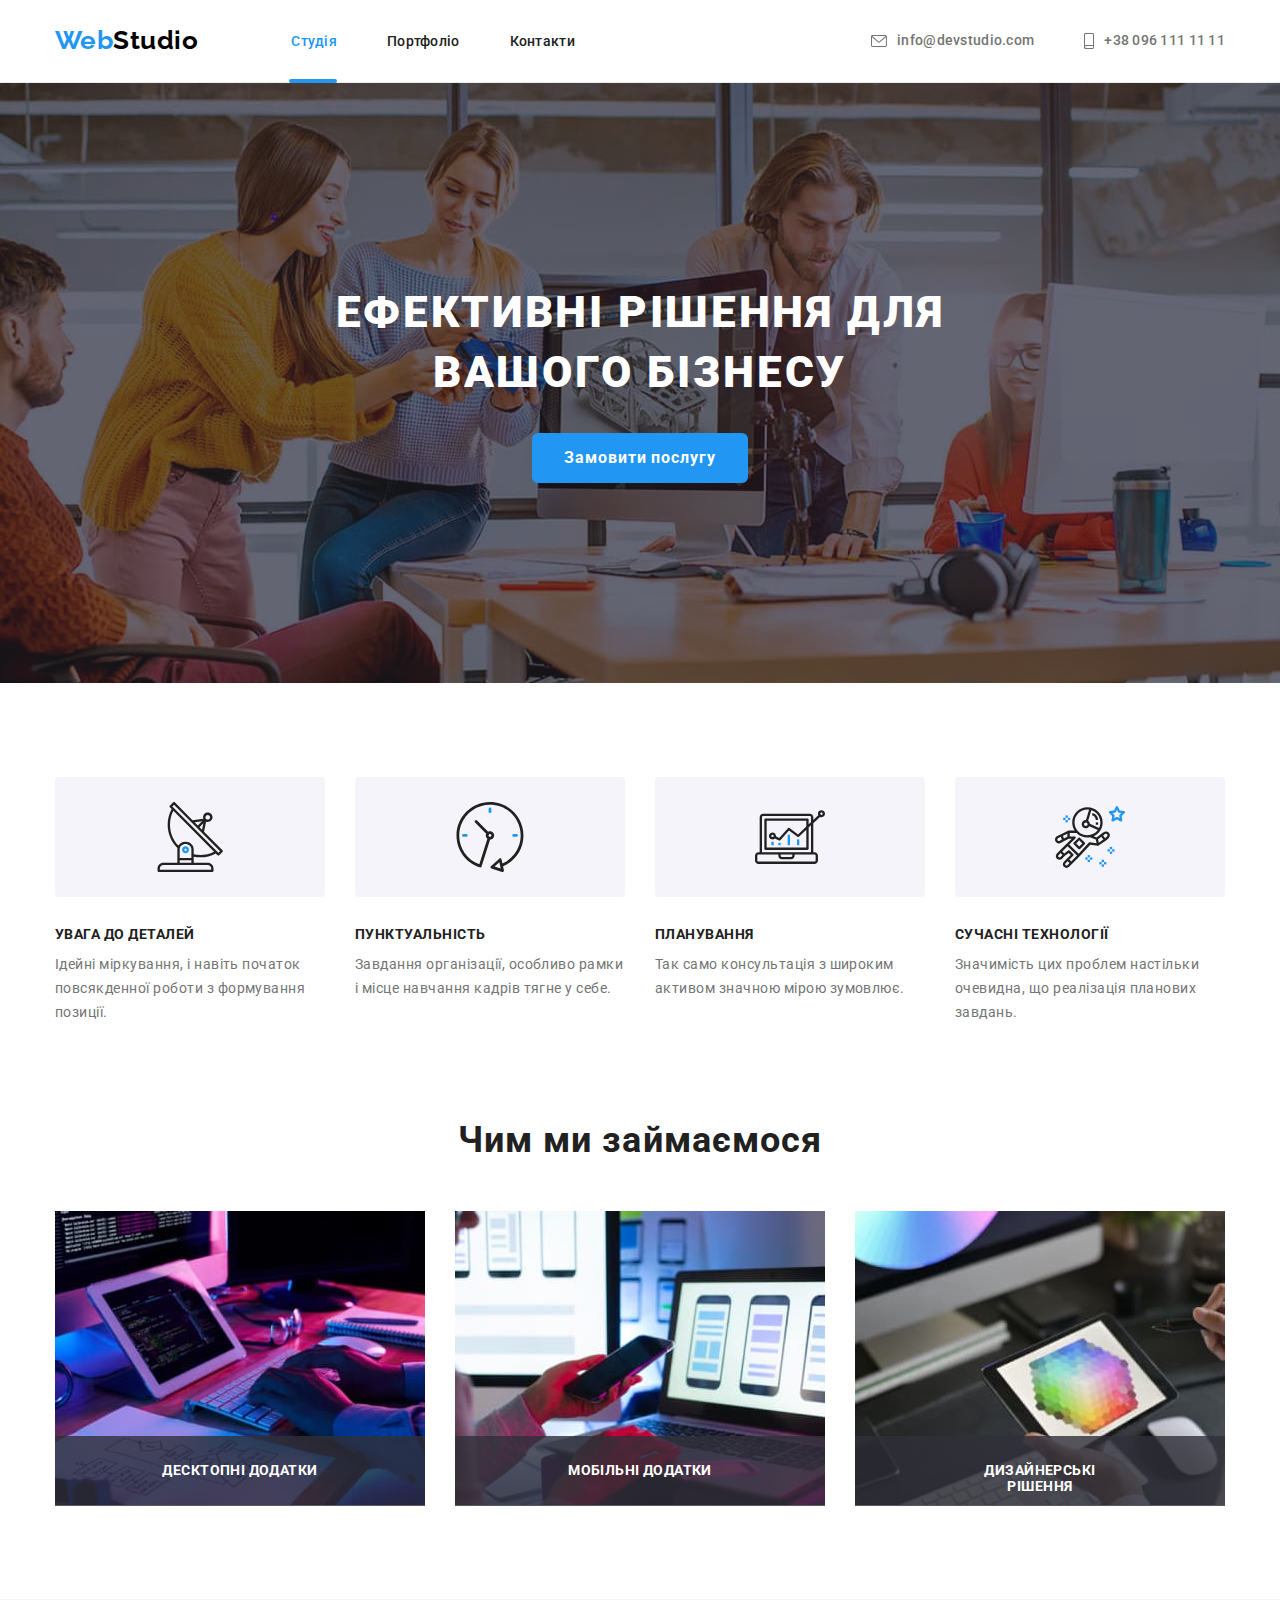
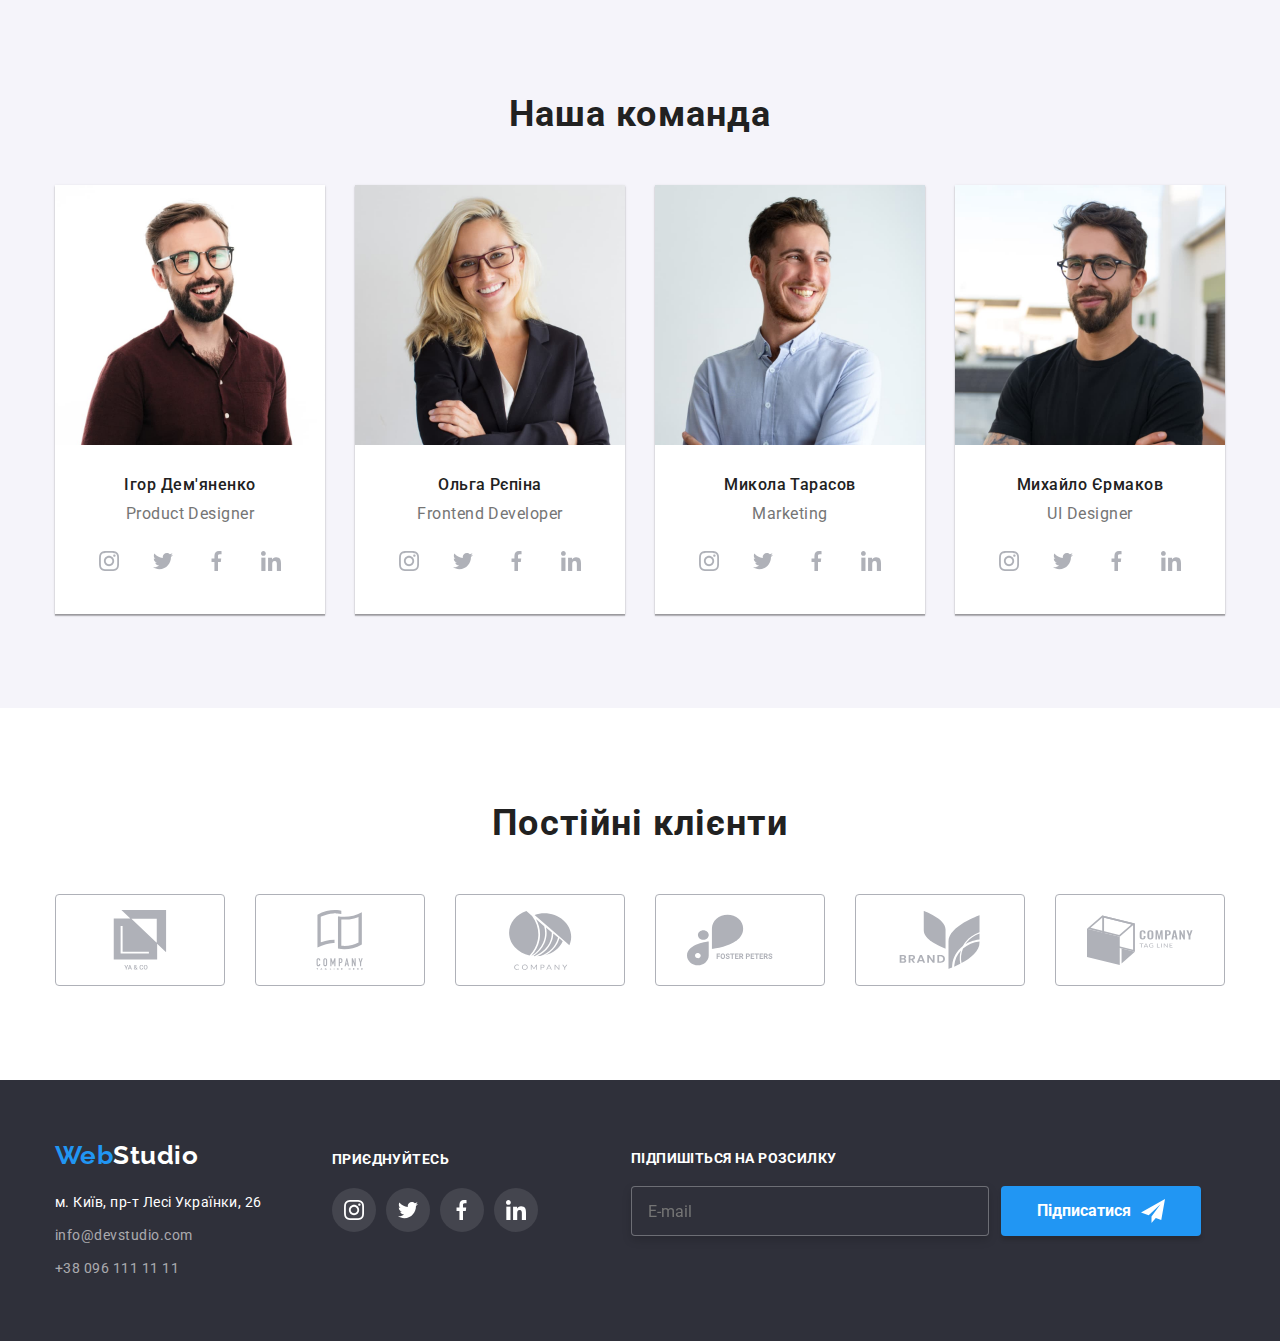
<file: index.html>
<!DOCTYPE html>
<html lang="en">
    <head>
        <meta charset="UTF-8" />
        <meta http-equiv="X-UA-Compatible" content="IE=edge" />
        <meta name="viewport" content="width=device-width, initial-scale=1.0" />
        <title>Studio</title>

        <link rel="preconnect" href="https://fonts.googleapis.com" />
        <link rel="preconnect" href="https://fonts.gstatic.com" crossorigin />
        <link
            href="https://fonts.googleapis.com/css2?family=Raleway:wght@700&family=Roboto:wght@400;500;700;900&display=swap"
            rel="stylesheet"
        />

        <link
            rel="stylesheet"
            href="https://cdnjs.cloudflare.com/ajax/libs/modern-normalize/1.0.0/modern-normalize.min.css"
        />

        <link rel="stylesheet" href="./css/main.css" />
        <link rel="stylesheet" href="./css/styles.css" />
    </head>
    <body>
        <header class="page-header">
            <div class="container page-header-container">
                <nav class="page-nav">
                    <a href="./index.html" class="logo page-nav__logo"
                        ><span class="logo-accent logo_logo-accent_dark"
                            >Web</span
                        >Studio</a
                    >

                    <ul class="page-nav-list list">
                        <li class="page-nav__item">
                            <a
                                href="./index.html"
                                class="page-nav__link current link"
                                >Студія</a
                            >
                        </li>
                        <li class="page-nav__item">
                            <a
                                href="./portfolio.html"
                                class="page-nav__link link"
                                >Портфоліо</a
                            >
                        </li>
                        <li class="page-nav__item">
                            <a href="" class="page-nav__link link">Контакти</a>
                        </li>
                    </ul>
                </nav>

                <ul class="connection-list list">
                    <li class="connection-list__item">
                        <a
                            href="mailto:info@devstudio.com"
                            class="connection-list__link link"
                            ><svg
                                class="connection-list__icon"
                                width="16"
                                height="12"
                            >
                                <use
                                    href="./images/sprite.svg#icon-envelope"
                                ></use></svg
                            >info@devstudio.com</a
                        >
                    </li>
                    <li class="connection-list__item">
                        <a
                            href="tel:+380961111111"
                            class="connection-list__link link"
                            ><svg
                                class="connection-list__icon"
                                width="10"
                                height="16"
                            >
                                <use
                                    href="./images/sprite.svg#icon-smartphone"
                                ></use></svg
                            >+38 096 111 11 11</a
                        >
                    </li>
                </ul>
            </div>
        </header>
        <main>
            <section class="hero-section hero-section__background">
                <div class="hero-section__container container">
                    <h1 class="hero-section__title title">
                        Ефективні рішення для вашого бізнесу
                    </h1>

                    <button
                        type="button"
                        class="hero-section__button button"
                        data-modal-open
                    >
                        Замовити послугу
                    </button>
                </div>
            </section>

            <section class="benefits-section section">
                <div class="container">
                    <h2 class="benefits-title visually-hidden">
                        Наші переваги
                    </h2>

                    <ul class="benefits-list-theme list">
                        <li class="benefits-list-item">
                            <div class="benefits-element">
                                <svg
                                    class="benefits-list-icon"
                                    width="70"
                                    height="70"
                                >
                                    <use
                                        href="./images/sprite.svg#icon-Group-2"
                                    ></use>
                                </svg>
                            </div>
                            <h3 class="benefits-item-title">
                                УВАГА ДО ДЕТАЛЕЙ
                            </h3>
                            <p class="benefits-item-description">
                                Ідейні міркування, і навіть початок повсякденної
                                роботи з формування позиції.
                            </p>
                        </li>
                        <li class="benefits-list-item">
                            <div class="benefits-element">
                                <svg
                                    class="benefits-list-icon"
                                    width="70"
                                    height="70"
                                >
                                    <use
                                        href="./images/sprite.svg#icon-clock-1"
                                    ></use>
                                </svg>
                            </div>

                            <h3 class="benefits-item-title">ПУНКТУАЛЬНІСТЬ</h3>
                            <p class="benefits-item-description">
                                Завдання організації, особливо рамки і місце
                                навчання кадрів тягне у себе.
                            </p>
                        </li>
                        <li class="benefits-list-item">
                            <div class="benefits-element">
                                <svg
                                    class="benefits-list-icon"
                                    width="70"
                                    height="70"
                                >
                                    <use
                                        href="./images/sprite.svg#icon-diagram-1"
                                    ></use>
                                </svg>
                            </div>

                            <h3 class="benefits-item-title">ПЛАНУВАННЯ</h3>
                            <p class="benefits-item-description">
                                Так само консультація з широким активом значною
                                мірою зумовлює.
                            </p>
                        </li>
                        <li class="benefits-list-item">
                            <div class="benefits-element">
                                <svg
                                    class="benefits-list-icon"
                                    width="70"
                                    height="70"
                                >
                                    <use
                                        href="./images/sprite.svg#icon-astronaut-1"
                                    ></use>
                                </svg>
                            </div>

                            <h3 class="benefits-item-title">
                                СУЧАСНІ ТЕХНОЛОГІЇ
                            </h3>
                            <p class="benefits-item-description">
                                Значимість цих проблем настільки очевидна, що
                                реалізація планових завдань.
                            </p>
                        </li>
                    </ul>
                </div>
            </section>

            <section class="examples-section section">
                <div class="container">
                    <h2 class="examples-title title list">Чим ми займаємося</h2>

                    <ul class="examples-list list">
                        <li class="examples-item">
                            <div class="examples-background">
                                <img
                                    src="./images/programmings.jpg"
                                    alt="пишемо програми для комп'ютерів"
                                    width="370"
                                />
                                <div class="examples-background-overlay">
                                    <p class="examples-background-text">
                                        Десктопні додатки
                                    </p>
                                </div>
                            </div>
                        </li>

                        <li class="examples-item">
                            <div class="examples-background">
                                <img
                                    src="./images/apps.jpg"
                                    alt="створюємо мобільні додатки"
                                    width="370"
                                />
                                <div class="examples-background-overlay">
                                    <p class="examples-background-text">
                                        Мобільні додатки
                                    </p>
                                </div>
                            </div>
                        </li>
                        <li class="examples-item">
                            <div class="examples-background">
                                <img
                                    src="./images/settings.jpg"
                                    alt="тонкі налаштування обладнання"
                                    width="370"
                                />
                                <div class="examples-background-overlay">
                                    <p class="examples-background-text">
                                        Дизайнерські рішення
                                    </p>
                                </div>
                            </div>
                        </li>
                    </ul>
                </div>
            </section>

            <section class="team-section section">
                <div class="container">
                    <h2 class="team-title title">Наша команда</h2>
                    <ul class="team-list">
                        <li class="team-item list">
                            <img
                                class="team-card"
                                src="./images/igor.jpg"
                                alt="чоловік у коричневій сорочці"
                                width="270"
                            />
                            <div class="team-item-wrapper">
                                <h3 class="team-item-title title-name-team">
                                    Ігор Дем'яненко
                                </h3>
                                <p class="team-description">Product Designer</p>
                                <ul class="social-list">
                                    <li class="social-list-item list">
                                        <a
                                            href=""
                                            class="social-list-link link"
                                        >
                                            <svg
                                                class="social-list-icon"
                                                width="20"
                                                height="20"
                                            >
                                                <use
                                                    href="./images/sprite.svg#icon-instagram"
                                                ></use>
                                            </svg>
                                        </a>
                                    </li>
                                    <li class="social-list-item list">
                                        <a
                                            href=""
                                            class="social-list-link link"
                                        >
                                            <svg
                                                class="social-list-icon"
                                                width="20"
                                                height="20"
                                            >
                                                <use
                                                    href="./images/sprite.svg#icon-twitter"
                                                ></use>
                                            </svg>
                                        </a>
                                    </li>
                                    <li class="social-list-item list">
                                        <a href="" class="social-list-link">
                                            <svg
                                                class="social-list-icon"
                                                width="20"
                                                height="20"
                                            >
                                                <use
                                                    href="./images/sprite.svg#icon-facebook"
                                                ></use>
                                            </svg>
                                        </a>
                                    </li>
                                    <li class="social-list-item list">
                                        <a
                                            href=""
                                            class="social-list-link link"
                                        >
                                            <svg
                                                class="social-list-icon"
                                                width="20"
                                                height="20"
                                            >
                                                <use
                                                    href="./images/sprite.svg#icon-linkedin"
                                                ></use>
                                            </svg>
                                        </a>
                                    </li>
                                </ul>
                            </div>
                        </li>

                        <li class="team-item list">
                            <img
                                class="team-card"
                                src="./images/olga.jpg"
                                alt="блондинка в чорному піджаку"
                                width="270"
                            />
                            <div class="team-item-wrapper">
                                <h3 class="team-item-title title-name-team">
                                    Ольга Рєпіна
                                </h3>
                                <p class="team-description">
                                    Frontend Developer
                                </p>
                                <ul class="social-list">
                                    <li class="social-list-item list">
                                        <a
                                            href=""
                                            class="social-list-link link"
                                        >
                                            <svg
                                                class="social-list-icon"
                                                width="20"
                                                height="20"
                                            >
                                                <use
                                                    href="./images/sprite.svg#icon-instagram"
                                                ></use>
                                            </svg>
                                        </a>
                                    </li>
                                    <li class="social-list-item list">
                                        <a
                                            href=""
                                            class="social-list-link link"
                                        >
                                            <svg
                                                class="social-list-icon"
                                                width="20"
                                                height="20"
                                            >
                                                <use
                                                    href="./images/sprite.svg#icon-twitter"
                                                ></use>
                                            </svg>
                                        </a>
                                    </li>
                                    <li class="social-list-item list">
                                        <a href="" class="social-list-link">
                                            <svg
                                                class="social-list-icon"
                                                width="20"
                                                height="20"
                                            >
                                                <use
                                                    href="./images/sprite.svg#icon-facebook"
                                                ></use>
                                            </svg>
                                        </a>
                                    </li>
                                    <li class="social-list-item list">
                                        <a
                                            href=""
                                            class="social-list-link link"
                                        >
                                            <svg
                                                class="social-list-icon"
                                                width="20"
                                                height="20"
                                            >
                                                <use
                                                    href="./images/sprite.svg#icon-linkedin"
                                                ></use>
                                            </svg>
                                        </a>
                                    </li>
                                </ul>
                            </div>
                        </li>

                        <li class="team-item list">
                            <img
                                class="team-card"
                                src="./images/nikolay.jpg"
                                alt="чоловік у блакитній сорочці"
                                width="270"
                            />
                            <div class="team-item-wrapper">
                                <h3 class="team-item-title title-name-team">
                                    Микола Тарасов
                                </h3>
                                <p class="team-description">Marketing</p>
                                <ul class="social-list">
                                    <li class="social-list-item list">
                                        <a
                                            href=""
                                            class="social-list-link link"
                                        >
                                            <svg
                                                class="social-list-icon"
                                                width="20"
                                                height="20"
                                            >
                                                <use
                                                    href="./images/sprite.svg#icon-instagram"
                                                ></use>
                                            </svg>
                                        </a>
                                    </li>
                                    <li class="social-list-item list">
                                        <a
                                            href=""
                                            class="social-list-link link"
                                        >
                                            <svg
                                                class="social-list-icon"
                                                width="20"
                                                height="20"
                                            >
                                                <use
                                                    href="./images/sprite.svg#icon-twitter"
                                                ></use>
                                            </svg>
                                        </a>
                                    </li>
                                    <li class="social-list-item list">
                                        <a href="" class="social-list-link">
                                            <svg
                                                class="social-list-icon"
                                                width="20"
                                                height="20"
                                            >
                                                <use
                                                    href="./images/sprite.svg#icon-facebook"
                                                ></use>
                                            </svg>
                                        </a>
                                    </li>
                                    <li class="social-list-item list">
                                        <a
                                            href=""
                                            class="social-list-link link"
                                        >
                                            <svg
                                                class="social-list-icon"
                                                width="20"
                                                height="20"
                                            >
                                                <use
                                                    href="./images/sprite.svg#icon-linkedin"
                                                ></use>
                                            </svg>
                                        </a>
                                    </li>
                                </ul>
                            </div>
                        </li>
                        <li class="team-item list">
                            <img
                                class="team-card"
                                src="./images/michael.jpg"
                                alt="чоловік у чорній футболці"
                                width="270"
                            />
                            <div class="team-item-wrapper">
                                <h3 class="team-item-title title-name-team">
                                    Михайло Єрмаков
                                </h3>
                                <p class="team-description">UI Designer</p>
                                <ul class="social-list">
                                    <li class="social-list-item list">
                                        <a
                                            href=""
                                            class="social-list-link link"
                                        >
                                            <svg
                                                class="social-list-icon"
                                                width="20"
                                                height="20"
                                            >
                                                <use
                                                    href="./images/sprite.svg#icon-instagram"
                                                ></use>
                                            </svg>
                                        </a>
                                    </li>
                                    <li class="social-list-item list">
                                        <a
                                            href=""
                                            class="social-list-link link"
                                        >
                                            <svg
                                                class="social-list-icon"
                                                width="20"
                                                height="20"
                                            >
                                                <use
                                                    href="./images/sprite.svg#icon-twitter"
                                                ></use>
                                            </svg>
                                        </a>
                                    </li>
                                    <li class="social-list-item list">
                                        <a href="" class="social-list-link">
                                            <svg
                                                class="social-list-icon"
                                                width="20"
                                                height="20"
                                            >
                                                <use
                                                    href="./images/sprite.svg#icon-facebook"
                                                ></use>
                                            </svg>
                                        </a>
                                    </li>
                                    <li class="social-list-item list">
                                        <a
                                            href=""
                                            class="social-list-link link"
                                        >
                                            <svg
                                                class="social-list-icon"
                                                width="20"
                                                height="20"
                                            >
                                                <use
                                                    href="./images/sprite.svg#icon-linkedin"
                                                ></use>
                                            </svg>
                                        </a>
                                    </li>
                                </ul>
                            </div>
                        </li>
                    </ul>
                </div>
            </section>

            <section class="our-clients-section section">
                <div class="container">
                    <h2 class="our-clients-section-title title">
                        Постійні клієнти
                    </h2>
                    <ul class="our-clients-section-list">
                        <li class="our-clients-item list">
                            <a
                                href=""
                                class="our-clients-section-list-link link"
                            >
                                <svg
                                    class="our-clients-section-icon"
                                    width="106"
                                    height="60"
                                >
                                    <use
                                        href="./images/sprite.svg#icon-yaco"
                                    ></use>
                                </svg>
                            </a>
                        </li>
                        <li class="our-clients-item list">
                            <a
                                href=""
                                class="our-clients-section-list-link link"
                            >
                                <svg
                                    class="our-clients-section-icon"
                                    width="106"
                                    height="60"
                                >
                                    <use
                                        href="./images/sprite.svg#icon-group"
                                    ></use>
                                </svg>
                            </a>
                        </li>
                        <li class="our-clients-item list">
                            <a
                                href=""
                                class="our-clients-section-list-link link"
                            >
                                <svg
                                    class="our-clients-section-icon"
                                    width="106"
                                    height="60"
                                >
                                    <use
                                        href="./images/sprite.svg#icon-company"
                                    ></use>
                                </svg>
                            </a>
                        </li>
                        <li class="our-clients-item list">
                            <a
                                href=""
                                class="our-clients-section-list-link link"
                            >
                                <svg
                                    class="our-clients-section-icon"
                                    width="106"
                                    height="60"
                                >
                                    <use
                                        href="./images/sprite.svg#icon-foster"
                                    ></use>
                                </svg>
                            </a>
                        </li>
                        <li class="our-clients-item list">
                            <a
                                href=""
                                class="our-clients-section-list-link link"
                            >
                                <svg
                                    class="our-clients-section-icon"
                                    width="106"
                                    height="60"
                                >
                                    <use
                                        href="./images/sprite.svg#icon-brand"
                                    ></use>
                                </svg>
                            </a>
                        </li>
                        <li class="our-clients-item list">
                            <a
                                href=""
                                class="our-clients-section-list-link link"
                            >
                                <svg
                                    class="our-clients-section-icon"
                                    width="106"
                                    height="60"
                                >
                                    <use
                                        href="./images/sprite.svg#icon-tag-line"
                                    ></use>
                                </svg>
                            </a>
                        </li>
                    </ul>
                </div>
            </section>
        </main>

        <footer class="footer">
            <div class="container foot-list">
                <ul class="foot-footer-list list">
                    <li>
                        <a href="./index.html" class="logo-footer"
                            ><span class="logo-footer-accent">Web</span
                            >Studio</a
                        >

                        <address>
                            <ul class="connect-list list">
                                <li class="item">
                                    <a
                                        href="https://www.google.com.ua/maps/place/бул.+Леси+Украинки,+26,+Киев"
                                        target="_blank"
                                        rel="noopener noreferrer"
                                        class="address"
                                        >м. Київ, пр-т Лесі Українки, 26</a
                                    >
                                </li>
                                <li class="item">
                                    <a
                                        href="mailto:info@devstudio.com"
                                        class="link"
                                        >info@devstudio.com</a
                                    >
                                </li>
                                <li class="item">
                                    <a href="tel:+380961111111" class="link"
                                        >+38 096 111 11 11</a
                                    >
                                </li>
                            </ul>
                        </address>
                    </li>
                    <li>
                        <div class="social-list-footer-total">
                            <h2 class="social-list-footer-total-title">
                                Приєднуйтесь
                            </h2>
                            <ul class="social-list-footer">
                                <li class="social-list-item-footer list">
                                    <a
                                        href=""
                                        class="social-list-link-footer link"
                                    >
                                        <svg
                                            class="social-list-icon-footer"
                                            width="20"
                                            height="20"
                                        >
                                            <use
                                                href="./images/sprite.svg#icon-instagram"
                                            ></use>
                                        </svg>
                                    </a>
                                </li>
                                <li class="social-list-item-footer list">
                                    <a
                                        href=""
                                        class="social-list-link-footer link"
                                    >
                                        <svg
                                            class="social-list-icon-footer"
                                            width="20"
                                            height="20"
                                        >
                                            <use
                                                href="./images/sprite.svg#icon-twitter"
                                            ></use>
                                        </svg>
                                    </a>
                                </li>
                                <li class="social-list-item-footer list">
                                    <a href="" class="social-list-link-footer">
                                        <svg
                                            class="social-list-icon-footer"
                                            width="20"
                                            height="20"
                                        >
                                            <use
                                                href="./images/sprite.svg#icon-facebook"
                                            ></use>
                                        </svg>
                                    </a>
                                </li>
                                <li class="social-list-item-footer list">
                                    <a
                                        href=""
                                        class="social-list-link-footer link"
                                    >
                                        <svg
                                            class="social-list-icon-footer"
                                            width="20"
                                            height="20"
                                        >
                                            <use
                                                href="./images/sprite.svg#icon-linkedin"
                                            ></use>
                                        </svg>
                                    </a>
                                </li>
                            </ul>
                        </div>
                    </li>
                    <li>
                        <div>
                            <p class="modal-caption-footer">
                                Підпишіться на розсилку
                            </p>

                            <form class="modal-form-footer">
                                <label class="modal-form-field-footer">
                                    <input
                                        name="user-email"
                                        type="text"
                                        class="modal-form-input-footer"
                                        placeholder="E-mail"
                                        required
                                    /> </label
                                ><button
                                    type="submit"
                                    class="modal-form-btn-footer"
                                >
                                    Підписатися<svg
                                        class="modal-close-btn-icon"
                                        width="24"
                                        height="24"
                                    >
                                        <use
                                            href="./images/sprite.svg#icon-icon-send"
                                        ></use>
                                    </svg>
                                </button>
                            </form>
                        </div>
                    </li>
                </ul>
            </div>
        </footer>

        <div class="backdrop is-hidden" data-modal>
            <div class="modal">
                <button type="button" class="modal-close-btn" data-modal-close>
                    <svg class="modal-close-btn-icon" width="11" height="11">
                        <use href="./images/sprite.svg#icon-cross"></use>
                    </svg>
                </button>
                <p class="modal-caption">
                    Залиште свої дані, ми вам передзвонимо
                </p>

                <form class="modal-form">
                    <label class="modal-form-field"
                        ><span class="modal-form-field-desc">Ім'я</span>
                        <span class="modal-form-input-wrapper">
                            <input
                                name="user-name"
                                type="text"
                                class="modal-form-input"
                                placeholder=""
                                required
                                pattern="[a-zA-Zа-яА-ЯіІїЇ]+"
                            />
                            <svg class="modal-form-icon">
                                <use
                                    href="./images/sprite.svg#icon-person-black"
                                ></use>
                            </svg>
                        </span>
                    </label>

                    <label class="modal-form-field"
                        ><span class="modal-form-field-desc">Телефон</span>
                        <span class="modal-form-input-wrapper">
                            <input
                                name="user-phone-number"
                                type="tel"
                                class="modal-form-input"
                                placeholder=""
                                pattern="[0-9]{3}-[0-9]{3}-[0-9]{2}-[0-9]{2}"
                                title="xxx-xxx-xx-xx"
                                required
                            />
                            <svg class="modal-form-icon">
                                <use
                                    href="./images/sprite.svg#icon-phone-black"
                                ></use>
                            </svg>
                        </span>
                    </label>

                    <label class="modal-form-field"
                        ><span class="modal-form-field-desc">Пошта</span>
                        <span class="modal-form-input-wrapper">
                            <input
                                name="user-email"
                                type="text"
                                class="modal-form-input"
                                placeholder=""
                                required
                            /><svg class="modal-form-icon">
                                <use
                                    href="./images/sprite.svg#icon-email-black"
                                ></use>
                            </svg>
                        </span>
                    </label>

                    <label class="modal-form-field"
                        ><span class="modal-form-field-desc">Коментар</span>
                        <textarea
                            name="user-message"
                            class="modal-form-message"
                            placeholder="Введіть текст"
                        ></textarea>
                    </label>
                    <label class="modal-form-check-wrapper">
                        <input
                            name="user-policy"
                            type="checkbox"
                            class="modal-form-check visually-hidden"
                        />
                        <svg
                            class="modal-form-own-check"
                            width="16"
                            height="15"
                        >
                            <use
                                class="modal-form-own-check-icon"
                                href="./images/sprite.svg#icon-Vector-2"
                            ></use>
                        </svg>
                        Погоджуюся з розсилкою та приймаю&nbsp;
                        <a class="modal-form-condns" href="">Умови договору</a>
                    </label>

                    <button type="submit" class="modal-form-btn">
                        Відправити
                    </button>
                </form>
            </div>
        </div>
        <script src="./js/modal.js"></script>
    </body>
</html>
</file>
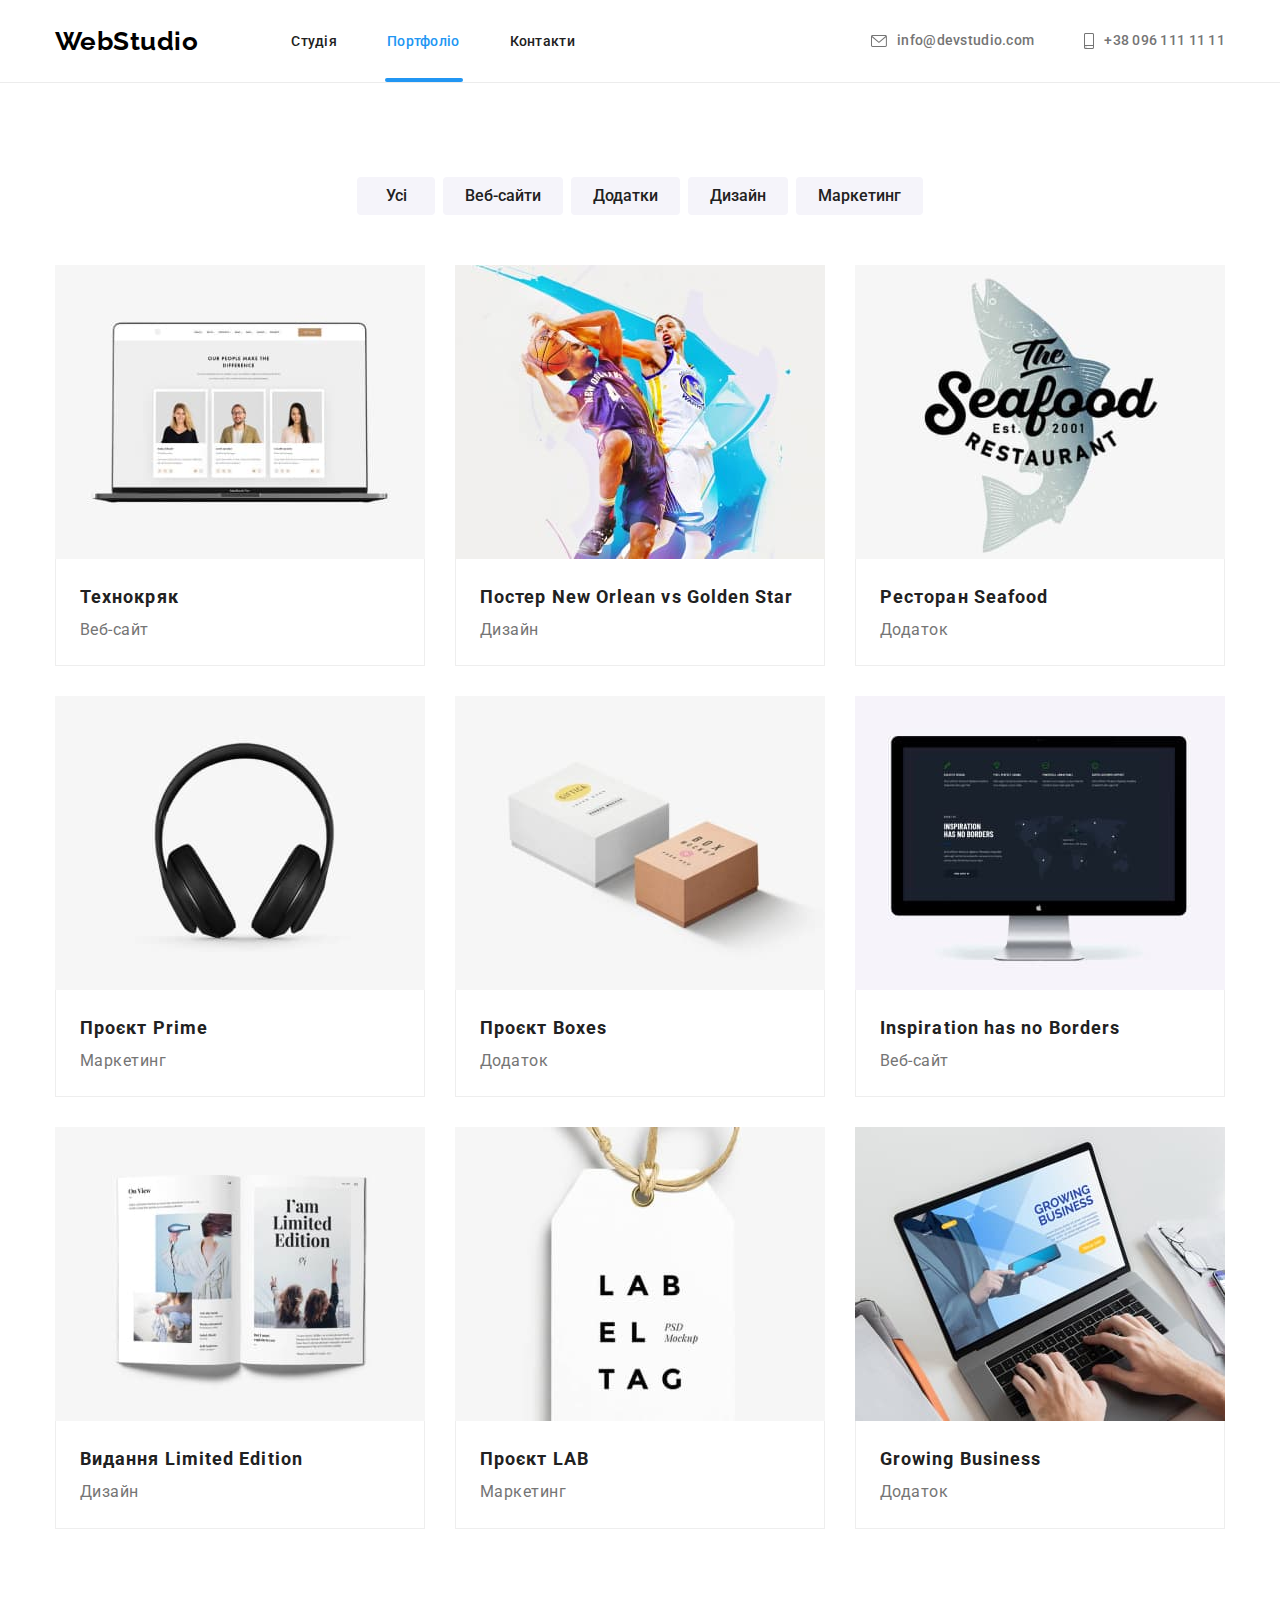
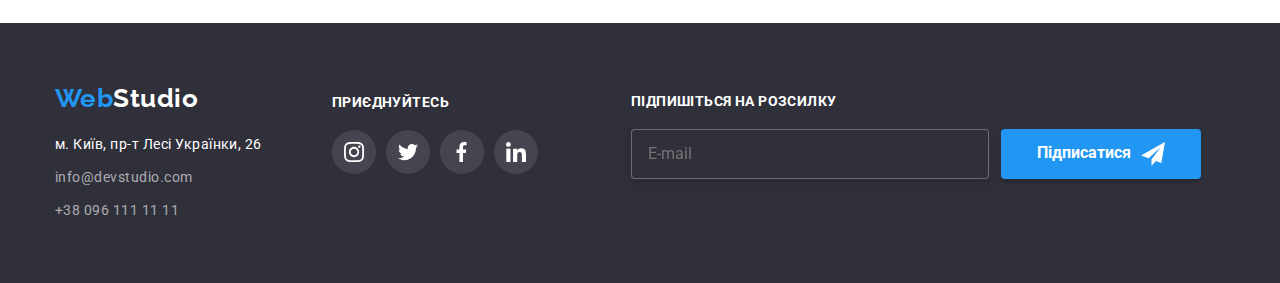
<file: portfolio.html>
<!DOCTYPE html>
<html lang="en">
    <head>
        <meta charset="UTF-8" />
        <meta http-equiv="X-UA-Compatible" content="IE=edge" />
        <meta name="viewport" content="width=device-width, initial-scale=1.0" />
        <title>Portfolio</title>

        <link rel="preconnect" href="https://fonts.googleapis.com" />
        <link rel="preconnect" href="https://fonts.gstatic.com" crossorigin />
        <link
            href="https://fonts.googleapis.com/css2?family=Raleway:wght@700&family=Roboto:wght@400;500;700;900&display=swap"
            rel="stylesheet"
        />

        <link
            rel="stylesheet"
            href="https://cdnjs.cloudflare.com/ajax/libs/modern-normalize/1.0.0/modern-normalize.min.css"
        />
        <link rel="stylesheet" href="./css/main.css" />
        <link rel="stylesheet" href="./css/styles.css" />
    </head>
    <body>
        <header class="page-header">
            <div class="container page-header-container">
                <nav class="page-nav">
                    <a href="./index.html" class="logo"
                        ><span class="logo-accent">Web</span>Studio</a
                    >

                    <ul class="page-nav-list list">
                        <li class="page-nav__item">
                            <a href="./index.html" class="page-nav__link link"
                                >Студія</a
                            >
                        </li>
                        <li class="page-nav__item">
                            <a
                                href="./portfolio.html"
                                class="page-nav__link-portfolio current link"
                                >Портфоліо</a
                            >
                        </li>
                        <li class="page-nav__item">
                            <a href="" class="page-nav__link link">Контакти</a>
                        </li>
                    </ul>
                </nav>

                <ul class="connection-list list">
                    <li class="connection-list__item">
                        <a
                            href="mailto:info@devstudio.com"
                            class="connection-list__link link"
                            ><svg
                                class="connection-list__icon"
                                width="16"
                                height="12"
                            >
                                <use
                                    href="./images/sprite.svg#icon-envelope"
                                ></use></svg
                            >info@devstudio.com</a
                        >
                    </li>
                    <li class="connection-list__item">
                        <a
                            href="tel:+380961111111"
                            class="connection-list__link link"
                            ><svg
                                class="connection-list__icon"
                                width="10"
                                height="16"
                            >
                                <use
                                    href="./images/sprite.svg#icon-smartphone"
                                ></use></svg
                            >+38 096 111 11 11</a
                        >
                    </li>
                </ul>
            </div>
        </header>
        <main>
            <section class="works-section section">
                <h1 class="section-title visually-hidden">Наші роботи</h1>
                <div class="container">
                    <ul class="button-list list">
                        <li>
                            <button type="button" class="button-secondary">
                                Усі
                            </button>
                        </li>
                        <li>
                            <button type="button" class="button-secondary">
                                Веб-сайти
                            </button>
                        </li>
                        <li>
                            <button type="button" class="button-secondary">
                                Додатки
                            </button>
                        </li>
                        <li>
                            <button type="button" class="button-secondary">
                                Дизайн
                            </button>
                        </li>
                        <li>
                            <button type="button" class="button-secondary">
                                Маркетинг
                            </button>
                        </li>
                    </ul>
                </div>

                <div class="container">
                    <ul class="works-list list link">
                        <li class="works-list-element">
                            <a href="/" class="link">
                                <div class="works-box">
                                    <img
                                        src="./images/techno.jpg"
                                        alt="Ноутбук"
                                        width="370"
                                    />

                                    <div class="works-overlay">
                                        <p class="works-overlay-text">
                                            Ресурс пропонує комплексні
                                            пропозиції з різним рівнем
                                            функціоналу та сервісів. Все це
                                            дозволить відвідувачу отримати
                                            вичерпні відомості про компанію чи
                                            приватну особу.
                                        </p>
                                    </div>
                                </div>
                            </a>

                            <div class="works-list-wrapper">
                                <h2
                                    class="works-list-element-title title-works-total"
                                >
                                    Технокряк
                                </h2>
                                <p class="works-description">Веб-сайт</p>
                            </div>
                        </li>

                        <li class="works-list-element">
                            <a href="/" class="link">
                                <div class="works-box">
                                    <img
                                        src="./images/poster.jpg"
                                        alt="Двоє хлопців грають у баскетбол"
                                        width="370"
                                    />
                                    <div class="works-overlay">
                                        <p class="works-overlay-text">
                                            Ресурс пропонує комплексні
                                            пропозиції з різним рівнем
                                            функціоналу та сервісів. Все це
                                            дозволить відвідувачу отримати
                                            вичерпні відомості про компанію чи
                                            приватну особу.
                                        </p>
                                    </div>
                                </div></a
                            >
                            <div class="works-list-wrapper">
                                <h2
                                    class="works-list-element-title title-works-total"
                                >
                                    Постер New Orlean vs Golden Star
                                </h2>
                                <p class="works-description">Дизайн</p>
                            </div>
                        </li>
                        <li class="works-list-element">
                            <a href="/" class="link">
                                <div class="works-box">
                                    <img
                                        src="./images/restaurant.jpg"
                                        alt="реклама рибного ресторану"
                                        width="370"
                                    />
                                    <div class="works-overlay">
                                        <p class="works-overlay-text">
                                            Ресурс пропонує комплексні
                                            пропозиції з різним рівнем
                                            функціоналу та сервісів. Все це
                                            дозволить відвідувачу отримати
                                            вичерпні відомості про компанію чи
                                            приватну особу.
                                        </p>
                                    </div>
                                </div></a
                            >
                            <div class="works-list-wrapper">
                                <h2
                                    class="works-list-element-title title-works-total"
                                >
                                    Ресторан Seafood
                                </h2>
                                <p class="works-description">Додаток</p>
                            </div>
                        </li>
                        <li class="works-list-element">
                            <a href="/" class="link">
                                <div class="works-box">
                                    <img
                                        src="./images/prime.jpg"
                                        alt="Навушники"
                                        width="370"
                                    />
                                    <div class="works-overlay">
                                        <p class="works-overlay-text">
                                            Ресурс пропонує комплексні
                                            пропозиції з різним рівнем
                                            функціоналу та сервісів. Все це
                                            дозволить відвідувачу отримати
                                            вичерпні відомості про компанію чи
                                            приватну особу.
                                        </p>
                                    </div>
                                </div></a
                            >
                            <div class="works-list-wrapper">
                                <h2
                                    class="works-list-element-title title-works-total"
                                >
                                    Проєкт Prime
                                </h2>
                                <p class="works-description">Маркетинг</p>
                            </div>
                        </li>
                        <li class="works-list-element">
                            <a href="/" class="link">
                                <div class="works-box">
                                    <img
                                        src="./images/boxes.jpg"
                                        alt="Дві коробки"
                                        width="370"
                                    />
                                    <div class="works-overlay">
                                        <p class="works-overlay-text">
                                            Ресурс пропонує комплексні
                                            пропозиції з різним рівнем
                                            функціоналу та сервісів. Все це
                                            дозволить відвідувачу отримати
                                            вичерпні відомості про компанію чи
                                            приватну особу.
                                        </p>
                                    </div>
                                </div></a
                            >
                            <div class="works-list-wrapper">
                                <h2
                                    class="works-list-element-title title-works-total"
                                >
                                    Проєкт Boxes
                                </h2>
                                <p class="works-description">Додаток</p>
                            </div>
                        </li>
                        <li class="works-list-element">
                            <a href="/" class="link">
                                <div class="works-box">
                                    <img
                                        src="./images/inspiration.jpg"
                                        alt="Монітор комп'ютера"
                                        width="370"
                                    />
                                    <div class="works-overlay">
                                        <p class="works-overlay-text">
                                            Ресурс пропонує комплексні
                                            пропозиції з різним рівнем
                                            функціоналу та сервісів. Все це
                                            дозволить відвідувачу отримати
                                            вичерпні відомості про компанію чи
                                            приватну особу.
                                        </p>
                                    </div>
                                </div></a
                            >
                            <div class="works-list-wrapper">
                                <h2
                                    class="works-list-element-title title-works-total"
                                >
                                    Inspiration has no Borders
                                </h2>
                                <p class="works-description">Веб-сайт</p>
                            </div>
                        </li>
                        <li class="works-list-element">
                            <a href="/" class="link">
                                <div class="works-box">
                                    <img
                                        src="./images/magazine.jpg"
                                        alt="Журнал"
                                        width="370"
                                    />
                                    <div class="works-overlay">
                                        <p class="works-overlay-text">
                                            Ресурс пропонує комплексні
                                            пропозиції з різним рівнем
                                            функціоналу та сервісів. Все це
                                            дозволить відвідувачу отримати
                                            вичерпні відомості про компанію чи
                                            приватну особу.
                                        </p>
                                    </div>
                                </div></a
                            >
                            <div class="works-list-wrapper">
                                <h2
                                    class="works-list-element-title title-works-total"
                                >
                                    Видання Limited Edition
                                </h2>
                                <p class="works-description">Дизайн</p>
                            </div>
                        </li>
                        <li class="works-list-element">
                            <a href="/" class="link">
                                <div class="works-box">
                                    <img
                                        src="./images/lab.jpg"
                                        alt="Бірка бренду"
                                        width="370"
                                    />
                                    <div class="works-overlay">
                                        <p class="works-overlay-text">
                                            Ресурс пропонує комплексні
                                            пропозиції з різним рівнем
                                            функціоналу та сервісів. Все це
                                            дозволить відвідувачу отримати
                                            вичерпні відомості про компанію чи
                                            приватну особу.
                                        </p>
                                    </div>
                                </div></a
                            >
                            <div class="works-list-wrapper">
                                <h2
                                    class="works-list-element-title title-works-total"
                                >
                                    Проєкт LAB
                                </h2>
                                <p class="works-description">Маркетинг</p>
                            </div>
                        </li>
                        <li class="works-list-element">
                            <a href="/" class="link">
                                <div class="works-box">
                                    <img
                                        src="./images/business.jpg"
                                        alt="Чоловік працює за комп'ютером"
                                        width="370"
                                    />
                                    <div class="works-overlay">
                                        <p class="works-overlay-text">
                                            Ресурс пропонує комплексні
                                            пропозиції з різним рівнем
                                            функціоналу та сервісів. Все це
                                            дозволить відвідувачу отримати
                                            вичерпні відомості про компанію чи
                                            приватну особу.
                                        </p>
                                    </div>
                                </div></a
                            >
                            <div class="works-list-wrapper">
                                <h2
                                    class="works-list-element-title title-works-total"
                                >
                                    Growing Business
                                </h2>
                                <p class="works-description">Додаток</p>
                            </div>
                        </li>
                    </ul>
                </div>
            </section>
        </main>

        <footer class="footer">
            <div class="container foot-list">
                <ul class="foot-footer-list list">
                    <li>
                        <a href="./index.html" class="logo-footer"
                            ><span class="logo-footer-accent">Web</span
                            >Studio</a
                        >

                        <address>
                            <ul class="connect-list list">
                                <li class="item">
                                    <a
                                        href="https://www.google.com.ua/maps/place/бул.+Леси+Украинки,+26,+Киев"
                                        target="_blank"
                                        rel="noopener noreferrer"
                                        class="address"
                                        >м. Київ, пр-т Лесі Українки, 26</a
                                    >
                                </li>
                                <li class="item">
                                    <a
                                        href="mailto:info@devstudio.com"
                                        class="link"
                                        >info@devstudio.com</a
                                    >
                                </li>
                                <li class="item">
                                    <a href="tel:+380961111111" class="link"
                                        >+38 096 111 11 11</a
                                    >
                                </li>
                            </ul>
                        </address>
                    </li>
                    <li>
                        <div class="social-list-footer-total">
                            <h2 class="social-list-footer-total-title">
                                Приєднуйтесь
                            </h2>
                            <ul class="social-list-footer">
                                <li class="social-list-item-footer list">
                                    <a
                                        href=""
                                        class="social-list-link-footer link"
                                    >
                                        <svg
                                            class="social-list-icon-footer"
                                            width="20"
                                            height="20"
                                        >
                                            <use
                                                href="./images/sprite.svg#icon-instagram"
                                            ></use>
                                        </svg>
                                    </a>
                                </li>
                                <li class="social-list-item-footer list">
                                    <a
                                        href=""
                                        class="social-list-link-footer link"
                                    >
                                        <svg
                                            class="social-list-icon-footer"
                                            width="20"
                                            height="20"
                                        >
                                            <use
                                                href="./images/sprite.svg#icon-twitter"
                                            ></use>
                                        </svg>
                                    </a>
                                </li>
                                <li class="social-list-item-footer list">
                                    <a href="" class="social-list-link-footer">
                                        <svg
                                            class="social-list-icon-footer"
                                            width="20"
                                            height="20"
                                        >
                                            <use
                                                href="./images/sprite.svg#icon-facebook"
                                            ></use>
                                        </svg>
                                    </a>
                                </li>
                                <li class="social-list-item-footer list">
                                    <a
                                        href=""
                                        class="social-list-link-footer link"
                                    >
                                        <svg
                                            class="social-list-icon-footer"
                                            width="20"
                                            height="20"
                                        >
                                            <use
                                                href="./images/sprite.svg#icon-linkedin"
                                            ></use>
                                        </svg>
                                    </a>
                                </li>
                            </ul>
                        </div>
                    </li>
                    <li>
                        <div>
                            <p class="modal-caption-footer">
                                Підпишіться на розсилку
                            </p>

                            <form class="modal-form-footer">
                                <label class="modal-form-field-footer">
                                    <input
                                        name="user-email"
                                        type="text"
                                        class="modal-form-input-footer"
                                        placeholder="E-mail"
                                        required
                                    /> </label
                                ><button
                                    type="submit"
                                    class="modal-form-btn-footer"
                                >
                                    Підписатися<svg
                                        class="modal-close-btn-icon"
                                        width="24"
                                        height="24"
                                    >
                                        <use
                                            href="./images/sprite.svg#icon-icon-send"
                                        ></use>
                                    </svg>
                                </button>
                            </form>
                        </div>
                    </li>
                </ul>
            </div>
        </footer>
    </body>
</html>
</file>
<file: css/main.css>
:root {
  --primary-text-color: #757575;
  --primary-bg-color: #f5f5f5;
  --title-text-color: #212121;
  --header-color: #ffffff;
  --accent-color: #2196f3;
  --footer-color: #2f303a;
  --primary-font: Roboto, sans-serif;
  --font-accent: Raleway, sans-serif;
  --transition-dur-and-func: 250ms cubic-bezier(0.4, 0, 0.2, 1);
}

.visually-hidden {
  position: absolute;
  width: 1px;
  height: 1px;
  margin: -1px;
  border: 0;
  padding: 0;
  white-space: nowrap;
  clip-path: inset(100%);
  clip: rect(0 0 0 0);
  overflow: hidden;
}

body {
  margin: 0;
  color: var(--primary-text-color);
  font-family: var(--primary-font);
  letter-spacing: 0.03em;
}

h1,
h2,
h3,
h4,
h5,
h6,
p {
  margin-top: 0;
  margin-bottom: 0;
}

ul,
ol {
  margin-top: 0;
  margin-bottom: 0;
  padding-left: 0;
}

img {
  display: block;
}

button {
  cursor: pointer;
}

.list {
  list-style: none;
}

.link {
  text-decoration: none;
}

.container {
  width: 1200px;
  margin-right: auto;
  margin-left: auto;
  padding-left: 15px;
  padding-right: 15px;
  /* outline: 1px solid tomato; */
}

.section {
  padding-top: 94px;
  padding-bottom: 94px;
}

.section-title {
  margin-top: 0;
  margin-bottom: 50px;
  color: var(--title-text-color);
  font-weight: 700;
  font-size: 36px;
  line-height: 1.17;
  text-align: center;
}

.button-list {
  display: flex;
  justify-content: center;
  column-gap: 8px;
  margin-bottom: 50px;
}

.button-list .button-secondary {
  min-width: 78px;
  border: none;
  border-radius: 4px;
  padding: 6px 22px;
  background-color: #f5f4fa;
  color: var(--title-text-color);
  font-weight: 500;
  font-size: 16px;
  line-height: 1.62;
  transition: background-color var(--transition-dur-and-func), box-shadow var(--transition-dur-and-func), color var(--transition-dur-and-func);
}

.button-secondary:hover,
.button-secondary:focus {
  color: var(--header-color);
  box-shadow: 0px 3px 1px rgba(0, 0, 0, 0.1), 0px 1px 2px rgba(0, 0, 0, 0.08), 0px 2px 2px rgba(0, 0, 0, 0.12);
  /* transition: color var(--transition-dur-and-func); */
  background-color: var(--accent-color);
}

.title {
  font-family: var(--primary-font);
  font-style: normal;
  font-weight: 700;
  font-size: 36px;
  line-height: 1.17;
  text-align: center;
  letter-spacing: 0.03em;
  color: var(--title-text-color);
}

.title-name-team {
  font-family: var(--primary-font);
  font-style: normal;
  font-weight: 500;
  font-size: 16px;
  line-height: 1.19;
  text-align: center;
  letter-spacing: 0.03em;
  color: var(--title-text-color);
}

.title-works-total {
  font-family: var(--primary-font);
  font-style: normal;
  font-weight: 700;
  font-size: 18px;
  line-height: 2;
  letter-spacing: 0.06em;
  color: var(--title-text-color);
}

.backdrop {
  position: fixed;
  top: 0;
  left: 0;
  z-index: 10;
  width: 100%;
  height: 100%;
  background-color: rgba(0, 0, 0, 0.2);
}
.backdrop.is-hidden {
  opacity: 0;
  visibility: hidden;
  pointer-events: none;
}

.modal {
  position: absolute;
  padding: 40px;
  width: 528px;
  height: 581px;
  margin: auto;
  /* z-index: 2; */
  top: 50%;
  left: 50%;
  background-color: var(--header-color);
  box-shadow: 0px 1px 3px rgba(0, 0, 0, 0.12), 0px 1px 1px rgba(0, 0, 0, 0.14), 0px 2px 1px rgba(0, 0, 0, 0.2);
  border-radius: 4px;
  transform: translate(-50%, -50%);
}

.modal-close-btn {
  position: absolute;
  box-sizing: border-box;
  display: flex;
  justify-content: center;
  align-items: center;
  width: 30px;
  height: 30px;
  right: 8px;
  top: 8px;
  border-radius: 50%;
  padding: 0;
  z-index: 1;
  background-color: var(--header-color);
  border: 1px solid rgba(0, 0, 0, 0.1);
  transition: border-color var(--transition-dur-and-func);
}
.modal-close-btn:hover, .modal-close-btn:focus {
  border-color: rgba(0, 0, 0, 0.1);
}

.modal-close-btn-icon {
  fill: #000000;
  transition: fill var(--transition-dur-and-func);
}
.modal-close-btn:hover .modal-close-btn-icon, .modal-close-btn:focus .modal-close-btn-icon {
  fill: var(--accent-color);
}

.modal-caption {
  margin-bottom: 12px;
  font-family: var(--primary-font);
  font-style: Bold;
  font-style: normal;
  font-weight: 700;
  font-size: 20px;
  line-height: 1.15;
  text-align: center;
  letter-spacing: 0.03em;
  color: var(--title-text-color);
}

.modal-form {
  display: flex;
  flex-direction: column;
  row-gap: 10px;
}

.modal-form-field-desc {
  display: block;
  margin-bottom: 4px;
  font-family: var(--primary-font);
  font-style: normal;
  font-weight: 400;
  font-size: 12px;
  line-height: 1.66;
  letter-spacing: 0.01em;
  color: var(--primary-text-color);
}

.modal-form-input-wrapper {
  display: block;
  position: relative;
}

.modal-form-input {
  width: 100%;
  width: 448px;
  height: 40px;
  padding: 12px 42px;
  border: 1px solid rgba(33, 33, 33, 0.2);
  border-radius: 4px;
  transition: border-color var(--transition-dur-and-func);
}
.modal-form-input:focus {
  border-color: var(--accent-color);
  outline: none;
}
.modal-form-input:focus + .modal-form-icon {
  fill: var(--accent-color);
}

.modal-form-icon {
  position: absolute;
  top: 50%;
  left: 12px;
  display: block;
  width: 18px;
  height: 18px;
  transform: translateY(-50%);
  color: var(--title-text-color);
  transition: fill var(--transition-dur-and-func);
}

.modal-form-message {
  resize: none;
  width: 100%;
  height: 120px;
  height: 120px;
  padding: 12px 16px;
  transition: border-color var(--transition-dur-and-func);
  border: 1px solid rgba(33, 33, 33, 0.2);
  border-radius: 4px;
}
.modal-form-message::placeholder {
  font-family: var(--primary-font);
  font-style: normal;
  font-weight: 400;
  font-size: 12px;
  line-height: 1.166;
  letter-spacing: 0.01em;
  color: rgba(117, 117, 117, 0.5);
  transition: border-color var(--transition-dur-and-func);
}
.modal-form-message:focus {
  border-color: var(--accent-color);
  outline: none;
}

.modal-form-check-wrapper {
  display: flex;
  align-items: center;
  width: 100%;
  font-family: "Roboto";
  font-style: normal;
  font-weight: 400;
  font-size: 14px;
  line-height: 1.71;
  letter-spacing: 0.03em;
  cursor: pointer;
  color: #757575;
}

.modal-form-own-check {
  border: 2px solid var(--title-text-color);
  border-radius: 2px;
  cursor: pointer;
  padding-top: 1px;
  margin-right: 8px;
}
.modal-form-check:checked + .modal-form-own-check {
  background-color: var(--accent-color);
  border-color: var(--accent-color);
}

.modal-form-own-check-icon {
  display: none;
  fill: var(--header-color);
}
.modal-form-check:checked + .modal-form-own-check .modal-form-own-check-icon {
  display: block;
}

.modal-form-btn {
  width: 200px;
  height: 50px;
  align-self: center;
  font-family: var(--primary-font);
  font-style: normal;
  font-weight: 700;
  font-size: 16px;
  line-height: 1.88;
  color: var(--header-color);
  outline: none;
  border: none;
  background: var(--accent-color);
  box-shadow: 0px 4px 4px rgba(0, 0, 0, 0.15);
  border-radius: 4px;
}
.modal-form-btn:hover, .modal-form-btn:focus {
  transition: var(--transition-dur-and-func);
}

.modal-form-condns {
  color: var(--accent-color);
}

/* ============ /modal form =========== */
/* =========== modal form footer ======= */
.modal-form-footer {
  display: flex;
  justify-content: center;
  align-items: center;
  margin-left: 93px;
}

.modal-form-input-footer-wrapper {
  display: flex;
  justify-content: center;
  align-items: center;
  gap: 12px;
}

.modal-caption-footer {
  margin-left: 93px;
  padding-top: 70px;
  font-family: var(--primary-font);
  font-style: normal;
  font-weight: 700;
  font-size: 14px;
  line-height: 16px;
  letter-spacing: 0.03em;
  text-transform: uppercase;
  margin-bottom: 20px;
  color: var(--header-color);
}

.modal-form-field-desc-footer {
  display: flex;
  margin-bottom: 20px;
  font-family: var(--primary-font);
  font-weight: 400;
  font-size: 16px;
  line-height: 1.25;
  letter-spacing: 0.03em;
  color: rgba(255, 255, 255, 0.6);
}

.modal-form-input-footer {
  display: flex;
  width: 358px;
  height: 50px;
  padding: 15px 16px;
  margin-right: 12px;
  background-color: var(--footer-color);
  border: 1px solid rgba(255, 255, 255, 0.3);
  filter: drop-shadow(0px 4px 4px rgba(0, 0, 0, 0.15));
  border-radius: 4px;
  color: rgba(255, 255, 255, 0.6);
  transition: border var(--transition-dur-and-func);
}
.modal-form-input-footer:focus {
  outline: var(--header-color);
  border-color: var(--header-color);
}

.modal-form-btn-footer {
  display: flex;
  justify-content: center;
  align-items: center;
  gap: 10px;
  width: 200px;
  height: 50px;
  font-family: var(--primary-font);
  font-style: normal;
  font-weight: 700;
  font-size: 16px;
  line-height: 1.88;
  color: var(--header-color);
  outline: none;
  border: none;
  background: var(--accent-color);
  box-shadow: 0px 4px 4px rgba(0, 0, 0, 0.15);
  border-radius: 4px;
}

.page-header {
  background-color: var(--header-color);
  border-bottom-width: 1px;
  border-bottom-style: solid;
  border-bottom-color: #ececec;
}

.page-header-container {
  display: flex;
  align-items: center;
}

.page-nav__logo {
  padding-top: 24px;
  padding-bottom: 25px;
}

.logo {
  display: flex;
  align-items: center;
  color: #000000;
  font-family: var(--font-accent);
  font-weight: 700;
  font-size: 26px;
  line-height: 1.19;
  text-decoration: none;
  transition: color var(--transition-dur-and-func);
}
.logo:hover, .logo:focus {
  color: var(--accent-color);
}

.logo_logo-accent_dark {
  color: var(--accent-color);
}

.page-nav {
  display: flex;
  align-items: center;
  column-gap: 93px;
}
.page-nav .link {
  padding-top: 34px;
  padding-bottom: 34px;
  color: var(--title-text-color);
  font-weight: 500;
  font-size: 14px;
  line-height: 1.14;
  letter-spacing: 0.02em;
  text-decoration: none;
  transition: color var(--transition-dur-and-func);
}
.page-nav .link:hover, .page-nav .link:focus {
  color: var(--accent-color);
}

.page-nav-list {
  display: flex;
  padding-top: 32px;
  padding-bottom: 32px;
  align-items: center;
  column-gap: 50px;
}

.page-nav__link.current {
  color: var(--accent-color);
}
.page-nav__link.current::after {
  display: block;
  position: absolute;
  align-items: center;
  margin-left: -2px;
  margin-right: auto;
  content: "";
  width: 48px;
  height: 4px;
  top: 79px;
  background-color: var(--accent-color);
  border-radius: 2px;
}

.page-nav__link-portfolio.current {
  color: var(--accent-color);
}
.page-nav__link-portfolio.current::after {
  display: block;
  position: absolute;
  margin-left: -2px;
  /* margin-right: auto; */
  content: "";
  width: 78px;
  height: 4px;
  top: 78px;
  background-color: var(--accent-color);
  border-radius: 2px;
}

.connection-list {
  display: flex;
  margin-left: auto;
  column-gap: 50px;
}

.connection-list__link {
  display: flex;
  justify-content: center;
  align-items: center;
  column-gap: 10px;
  padding-top: 32px;
  padding-bottom: 32px;
  color: var(--primary-text-color);
  font-weight: 500;
  font-size: 14px;
  line-height: 1.14;
  letter-spacing: 0.02em;
  text-decoration: none;
  transition: color var(--transition-dur-and-func);
}
.connection-list__link:hover, .connection-list__link:focus {
  color: var(--accent-color);
}

.connection-list__icon {
  fill: #757575;
  transition: fill var(--transition-dur-and-func);
}
.connection-list__link:hover .connection-list__icon, .connection-list__link:focus .connection-list__icon {
  fill: var(--accent-color);
}

.hero-section {
  margin-left: auto;
  margin-right: auto;
  text-align: center;
  justify-content: center;
  /* background-color: var(--footer-color); */
  /* outline: 2px solid tomato; */
}
.hero-section__background {
  max-width: 1600px;
  background-position: 50% 50%;
  background-color: #c4c4c4;
  background-image: linear-gradient(rgba(47, 48, 58, 0.4), rgba(47, 48, 58, 0.4)), url("../images/hero-photo.jpg");
}
.hero-section__container {
  padding-bottom: 200px;
  padding-top: 200px;
}
.hero-section .title {
  width: 610px;
  margin-bottom: 30px;
  margin-left: auto;
  margin-right: auto;
  color: var(--header-color);
  /* background-color: var(--footer-color); */
  font-weight: 900;
  font-size: 44px;
  line-height: 1.36;
  letter-spacing: 0.06em;
  text-transform: uppercase;
}
.hero-section .button {
  align-self: center;
  min-width: 216px;
  padding: 10px 32px;
  border: none;
  border-radius: 6px;
  color: var(--header-color);
  background-color: var(--accent-color);
  font-family: var(--primary-font);
  font-weight: 700;
  font-size: 16px;
  line-height: 1.88;
  letter-spacing: 0.06em;
}

.benefits-section {
  background-color: var(--header-color);
  padding-bottom: 47px;
}

.benefits-list-icon {
  fill: var(--title-text-color);
}

.benefits-element {
  display: flex;
  justify-content: center;
  align-items: center;
  height: 120px;
  margin-bottom: 30px;
  border-radius: 4px;
  background-color: #f5f4fa;
}

.benefits-list-theme {
  display: flex;
  justify-content: center;
  column-gap: 30px;
}

.benefits-list-item {
  width: calc((100% - 90px) / 4);
}

.benefits-item-title {
  margin-bottom: 10px;
  color: var(--title-text-color);
  font-weight: 700;
  font-size: 14px;
  line-height: 1.14;
  text-transform: uppercase;
}

.benefits-item-description {
  margin-top: 0;
  margin-bottom: 0;
  font-size: 14px;
  line-height: 1.71;
}

.examples-section {
  padding-top: 47px;
}

.examples-title {
  margin-bottom: 50px;
}

.examples-list {
  display: flex;
  flex-wrap: wrap;
  column-gap: 30px;
}

.examples-item {
  margin-left: auto;
  margin-right: auto;
  width: calc((100% - 60px) / 3);
}

.examples-background {
  position: relative;
}
.examples-background-overlay {
  position: absolute;
  width: 100%;
  height: 70px;
  left: 0;
  top: 225px;
  margin: 0 auto;
  background-color: rgba(47, 48, 58, 0.8);
}
.examples-background-text {
  font-family: var(--primary-font);
  font-style: normal;
  font-weight: 700;
  font-size: 14px;
  line-height: 1.14;
  text-align: center;
  letter-spacing: 0.03em;
  text-transform: uppercase;
  padding: 27px 107px;
  color: var(--header-color);
}

.team-section {
  background-color: #f5f4fa;
}

.team-title {
  text-align: center;
  margin-bottom: 50px;
}

.team-list {
  display: flex;
  flex-wrap: wrap;
  column-gap: 30px;
}

.team-item {
  background-color: var(--header-color);
  box-shadow: 0px 1px 3px rgba(0, 0, 0, 0.12), 0px 1px 1px rgba(0, 0, 0, 0.14), 0px 2px 1px rgba(0, 0, 0, 0.2);
  width: calc((100% - 90px) / 4);
}

.team-item-title {
  margin-top: 0;
  margin-bottom: 10px;
  color: var(--title-text-color);
  font-weight: 500;
  font-size: 16px;
  line-height: 1.19;
  text-align: center;
}

.team-description {
  font-weight: 400;
  font-size: 16px;
  line-height: 1.19;
  text-align: center;
  margin-bottom: 16px;
}

.team-item-wrapper {
  padding-top: 30px;
  padding-bottom: 30px;
  border: 1px solid var(--header-color);
  border-radius: 0px 0px 4px 4px;
  border-top: none;
}

.social-list {
  display: flex;
  justify-content: center;
  column-gap: 10px;
}

.social-list-link {
  display: flex;
  justify-content: center;
  align-items: center;
  width: 44px;
  height: 44px;
  border-radius: 50%;
  background-color: var(--header-color);
  transition: background-color var(--transition-dur-and-func), color var(--transition-dur-and-func);
}
.social-list-link:hover, .social-list-link:focus {
  background-color: var(--accent-color);
}

.social-list-icon {
  fill: #afb1b8;
  transition: fill var(--transition-dur-and-func);
}
.social-list-link:hover .social-list-icon, .social-list-link:focus .social-list-icon {
  fill: var(--header-color);
}

.works-section {
  background-color: var(--header-color);
}

.works-list {
  display: flex;
  flex-wrap: wrap;
  gap: 30px;
}

.works-box {
  position: relative;
  overflow: hidden;
}

.works-overlay {
  position: absolute;
  top: 0;
  left: 0;
  width: 100%;
  height: 100%;
  background-color: rgba(33, 150, 243, 0.9);
  padding: 63px 24px;
  transform: translateY(100%);
  transition: transform var(--transition-dur-and-func);
}
.works-list-element:hover .works-overlay, .works-list-element:focus .works-overlay {
  position: absolute;
  transform: translateY(0);
}

.works-overlay-text {
  font-size: 18px;
  line-height: 1.56;
  letter-spacing: 0.03em;
  color: var(--header-color);
}

.works-list-element {
  flex-basis: calc((100% - 60px) / 3);
  background-color: var(--header-color);
  cursor: pointer;
  transition: var(--transition-dur-and-func);
}
.works-list-element:hover, .works-list-element:focus {
  box-shadow: 0px 4px 4px rgba(0, 0, 0, 0.25);
}

.works-list-wrapper {
  padding-top: 20px;
  padding-bottom: 20px;
  padding-left: 24px;
  padding-right: 24px;
  border: 1px solid #eeeeee;
  border-top: none;
}
.works-list-wrapper:hover .works-list-element-title {
  color: var(--title-text-color);
  font-weight: 700;
  font-size: 18px;
  line-height: 2;
  letter-spacing: 0.06em;
}

.works-description {
  color: var(--primary-text-color);
  font-weight: 400;
  font-size: 16px;
  line-height: 1.88;
}

.our-clients-section {
  background-color: var(--header-color);
}

.our-clients-section-title {
  text-align: center;
  margin-bottom: 50px;
}

.our-clients-section-list {
  display: flex;
  justify-content: center;
  align-items: center;
  column-gap: 30px;
}

.our-clients-section-list-link {
  display: flex;
  justify-content: center;
  align-items: center;
  width: 170px;
  height: 92px;
  border: 1px solid #afb1b8;
  border-radius: 4px;
  background-color: var(--header-color);
  transition: border var(--transition-dur-and-func);
}
.our-clients-section-list-link:hover, .our-clients-section-list-link:focus {
  border: 1px solid var(--accent-color);
}

.our-clients-section-icon {
  fill: #afb1b8;
  transition: fill var(--transition-dur-and-func);
}
.our-clients-section-list-link:hover .our-clients-section-icon, .our-clients-section-list-link:focus .our-clients-section-icon {
  fill: var(--accent-color);
}

.footer {
  background-color: var(--footer-color);
}

.logo-footer {
  display: inline-block;
  padding-top: 60px;
  margin-bottom: 20px;
  color: var(--header-color);
  font-family: Raleway;
  font-weight: 700;
  font-size: 26px;
  line-height: 1.19;
  text-decoration: none;
  transition: color var(--transition-dur-and-func);
}
.logo-footer:hover, .logo-footer:focus {
  color: var(--accent-color);
}

.logo-footer-accent {
  color: var(--accent-color);
}

.foot-address {
  display: flex;
}

.connect-list {
  display: block;
}
.connect-list .item {
  margin-bottom: 9px;
}
.connect-list .address, .connect-list .link {
  color: var(--header-color);
  font-style: normal;
  font-weight: 400;
  font-size: 14px;
  line-height: 1.71;
  text-decoration: none;
  transition: var(--transition-dur-and-func);
}
.connect-list .link {
  color: rgba(255, 255, 255, 0.6);
}

.connect-list .address:hover,
.connect-list .address:focus,
.connect-list .link:hover,
.connect-list .link:focus {
  color: var(--accent-color);
}

.connect-list .item:last-child {
  margin-bottom: 0;
  padding-bottom: 60px;
}

.foot-footer-list {
  display: flex;
}

.social-list-footer {
  display: flex;
  column-gap: 10px;
}

.social-list-footer-total {
  padding-top: 72px;
  margin-left: 70px;
  /* margin-right: 93px; */
}

.social-list-link-footer {
  display: flex;
  justify-content: center;
  align-items: center;
  width: 44px;
  height: 44px;
  border-radius: 50%;
  background-color: rgba(255, 255, 255, 0.1);
  transition: var(--transition-dur-and-func);
}
.social-list-link-footer:hover, .social-list-link-footer:focus {
  background-color: var(--accent-color);
}

.social-list-footer-total-title {
  margin-bottom: 20px;
  font-family: var(--primary-font);
  font-style: normal;
  font-weight: 700;
  font-size: 14px;
  line-height: 1.14;
  letter-spacing: 0.03em;
  text-transform: uppercase;
  color: var(--header-color);
}

.social-list-icon-footer {
  fill: var(--header-color);
}/*# sourceMappingURL=main.css.map */
</file>
<file: css/styles.css>
/* цвет  вторичного текста (заголовки) #212121 */
/* цвет основного текста(которого больше) #757575*/
/* цвет хедер  #FFFFFF*/
/* цвет основного background: #f5f5f5*/
/* цвет футера и основной шапки #2F303A*/
/* цвет background наша команда #F5F4FA*/
/* акцент #2196F3 */
/* CSS-переменные */

/*==== основные параметры body ====*/

/* =========== header ============= */

/*======== выделение лого =========*/

/*========= /навигация по сайту /========*/

/*======== связь с компанией ========*/

/*========= hero ===========*/

/*========= hero button ==========*/

/*========== benefits ============*/

/*=========== examples ===========*/

/*====== our team ========*/

/* =========/ works ========== */

/* ========= our clients =========*/

/* ========= /our clients =========*/

/*============= footer ==============*/

/*============ /footer ==========*/

/* ========== backdrop =========== */

/* ========== /backdrop =========== */

/* =========== modal ============ */

/* =========== /modal ============ */

/* ============ modal form =========== */

/* .modal-close-btn-icon {
    margin-left: 10px;
} */
/* =========== /modal form footer ======= */
</file>
